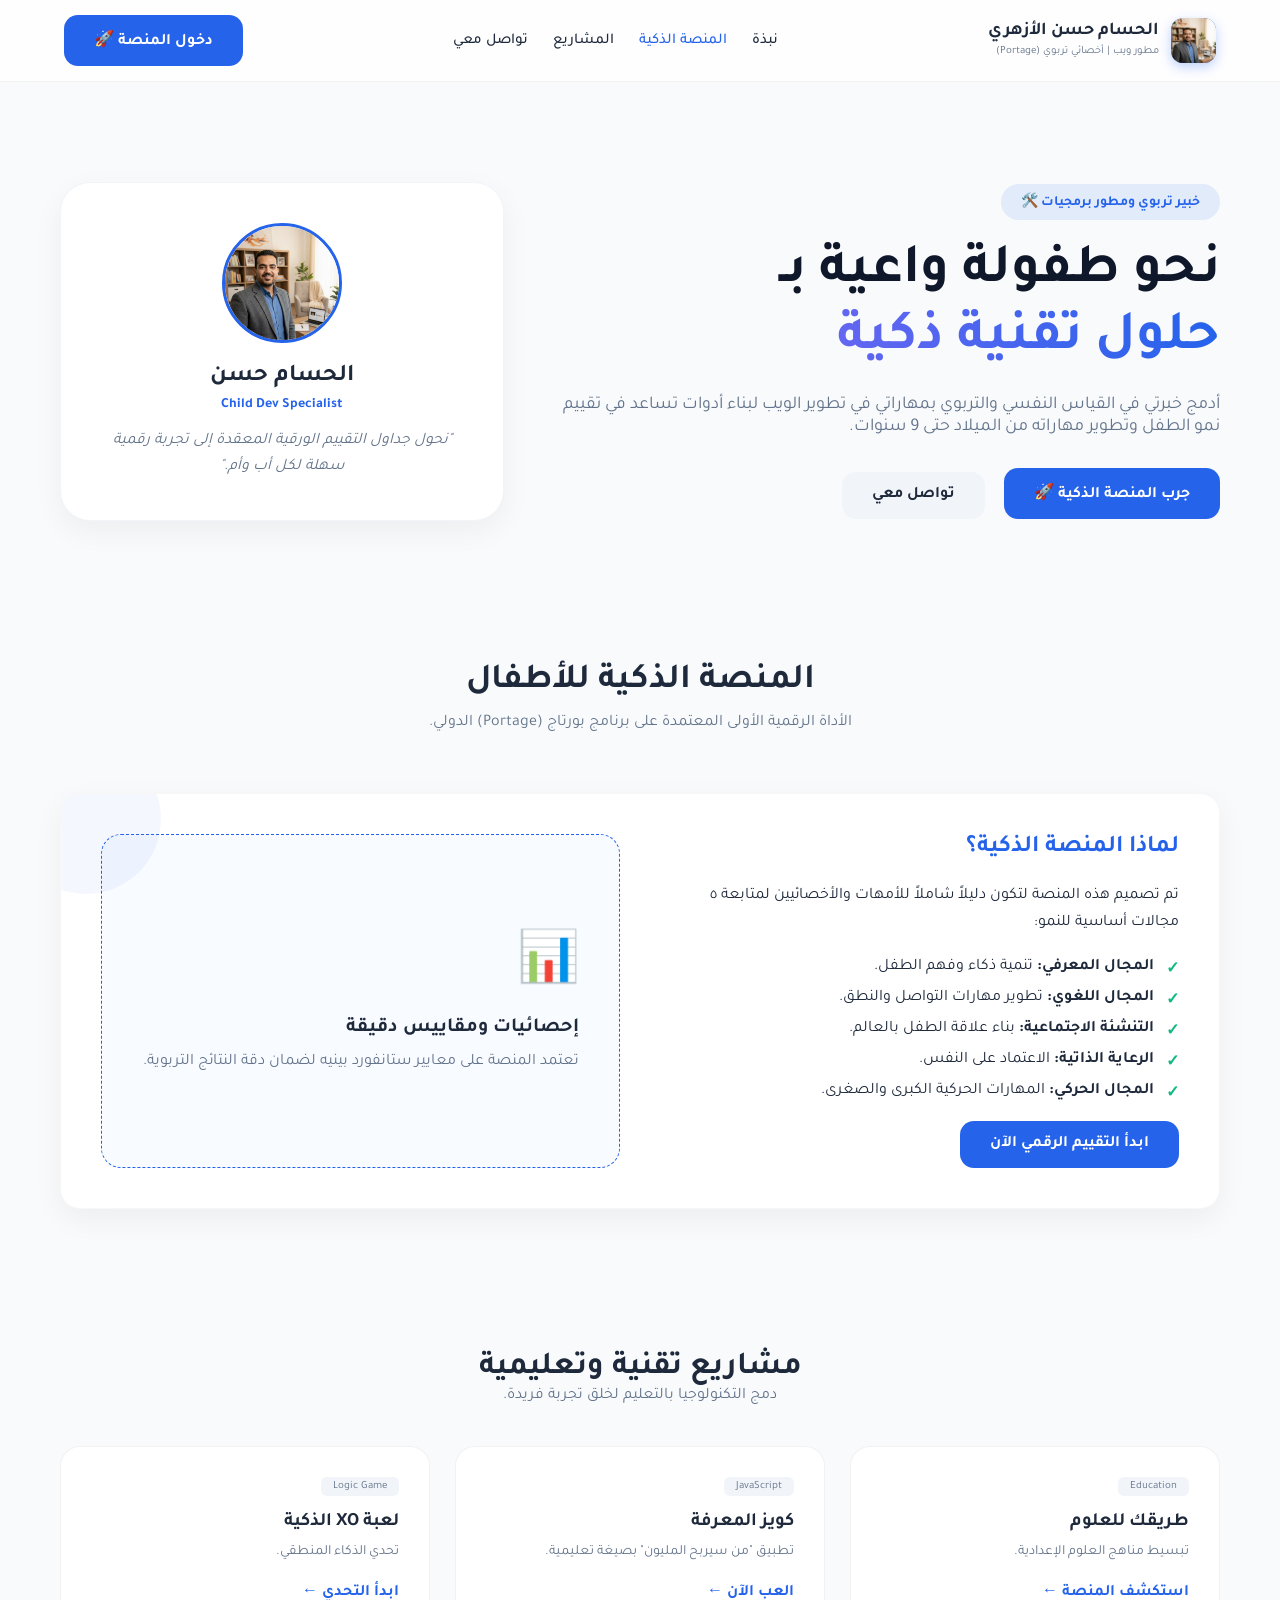
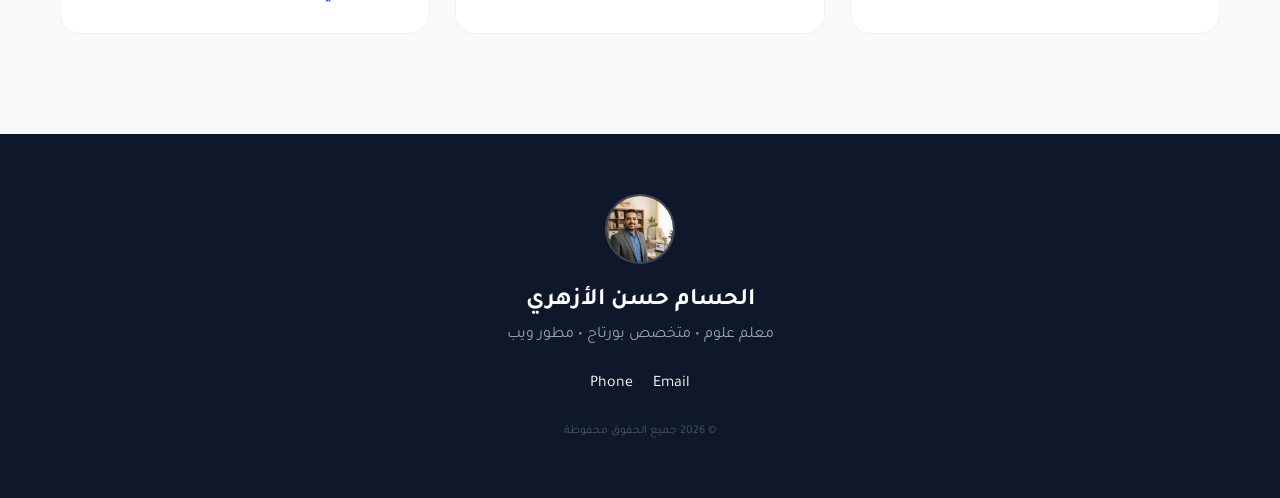
<file: index.html>
<!doctype html>
<html lang="ar" dir="rtl">
  <head>
    <meta charset="utf-8" />
    <meta name="viewport" content="width=device-width,initial-scale=1" />
    <meta name="description" content="الموقع الرسمي للحسام حسن الأزهري - مطور ويب متخصص في المنصات الذكية للأطفال، ألعاب XO البرمجية، وأنظمة كويز الأسئلة التفاعلية.">
    <title>الحسام حسن الأزهري | مطور ويب ومنصات تعليمية ذكية</title>

    <link
      href="https://fonts.googleapis.com/css2?family=Tajawal:wght@400;500;700;800&display=swap"
      rel="stylesheet"
    />

    <style>
      :root {
        --primary: #2563eb;
        --primary-dark: #1e40af;
        --accent: #10b981;
        --bg-light: #f8fafc;
        --text-main: #1e293b;
        --text-muted: #64748b;
        --white: #ffffff;
        --shadow: 0 10px 30px rgba(0, 0, 0, 0.05);
        --radius: 20px;
      }

      * {
        margin: 0;
        padding: 0;
        box-sizing: border-box;
        font-family: "Tajawal", sans-serif;
      }

      body {
        background-color: var(--bg-light);
        color: var(--text-main);
        overflow-x: hidden;
        scroll-behavior: smooth;
      }

      /* تحسين الهيدر */
      .header {
        position: sticky;
        top: 0;
        z-index: 1000;
        background: rgba(255, 255, 255, 0.8);
        backdrop-filter: blur(12px);
        border-bottom: 1px solid rgba(0, 0, 0, 0.05);
        padding: 15px 5%;
        display: flex;
        justify-content: space-between;
        align-items: center;
      }

      .brand {
        display: flex;
        align-items: center;
        gap: 12px;
        text-decoration: none;
        color: var(--text-main);
      }

      .logo {
        background: linear-gradient(
          135deg,
          var(--primary),
          var(--primary-dark)
        );
        color: white;
        width: 45px;
        height: 45px;
        display: flex;
        align-items: center;
        justify-content: center;
        border-radius: 12px;
        font-weight: 800;
        font-size: 22px;
        box-shadow: 0 4px 12px rgba(37, 99, 235, 0.3);
        overflow: hidden;
      }

      .brand-text strong {
        display: block;
        font-size: 18px;
      }
      .brand-text small {
        color: var(--text-muted);
        font-size: 11px;
      }

      .nav {
        display: flex;
        gap: 25px;
      }
      .nav a {
        text-decoration: none;
        color: var(--text-main);
        font-weight: 500;
        font-size: 15px;
        transition: 0.3s;
      }
      .nav a:hover {
        color: var(--primary);
      }

      /* البطاقات والأقسام */
      .container {
        max-width: 1200px;
        margin: 0 auto;
        padding: 0 20px;
      }

      /* هيرو سكشن (Hero Section) */
      .hero {
        padding: 100px 0 60px;
        display: grid;
        grid-template-columns: 1.2fr 0.8fr;
        gap: 50px;
        align-items: center;
      }

      .hero-text h1 {
        font-size: clamp(2rem, 5vw, 3.5rem);
        line-height: 1.2;
        margin: 20px 0;
        color: #0f172a;
      }

      .grad {
        background: linear-gradient(to left, var(--primary), #6366f1);
        background-clip: text;
        -webkit-background-clip: text;
        color: transparent;
        -webkit-text-fill-color: transparent;
        display: inline-block;
      }

      .pill {
        display: inline-block;
        background: rgba(37, 99, 235, 0.1);
        color: var(--primary);
        padding: 8px 20px;
        border-radius: 50px;
        font-size: 14px;
        font-weight: 700;
      }

      .btn {
        display: inline-block;
        padding: 14px 30px;
        background: var(--primary);
        color: white;
        text-decoration: none;
        border-radius: 14px;
        font-weight: 700;
        transition: 0.3s;
        border: none;
        cursor: pointer;
      }

      .btn:hover {
        transform: translateY(-3px);
        box-shadow: 0 10px 20px rgba(37, 99, 235, 0.2);
      }

      .btn.ghost {
        background: #f1f5f9;
        color: var(--text-main);
      }

      /* المنصة الذكية (Portage Card) */
      .featured-card {
        background: var(--white);
        border-radius: var(--radius);
        padding: 40px;
        box-shadow: var(--shadow);
        border: 1px solid rgba(0, 0, 0, 0.03);
        display: grid;
        grid-template-columns: 1fr 1fr;
        gap: 40px;
        margin: 60px 0;
        position: relative;
        overflow: hidden;
      }

      .featured-card::after {
        content: "";
        position: absolute;
        top: -50px;
        left: -50px;
        width: 150px;
        height: 150px;
        background: rgba(37, 99, 235, 0.05);
        border-radius: 50%;
      }

      .list {
        list-style: none;
        margin: 20px 0;
      }
      .list li {
        margin-bottom: 12px;
        padding-right: 25px;
        position: relative;
      }
      .list li::before {
        content: "✓";
        position: absolute;
        right: 0;
        color: var(--accent);
        font-weight: bold;
      }

      /* المشاريع (Projects Grid) */
      .grid {
        display: grid;
        grid-template-columns: repeat(auto-fit, minmax(300px, 1fr));
        gap: 25px;
        margin-top: 40px;
      }

      .project-card {
        background: white;
        padding: 30px;
        border-radius: var(--radius);
        border: 1px solid rgba(0, 0, 0, 0.05);
        transition: 0.4s;
      }

      .project-card:hover {
        transform: translateY(-10px);
        border-color: var(--primary);
        box-shadow: var(--shadow);
      }

      .tag {
        font-size: 11px;
        background: #f1f5f9;
        padding: 4px 12px;
        border-radius: 6px;
        margin-left: 5px;
        color: var(--text-muted);
      }

      /* الموبايل */
      @media (max-width: 992px) {
        .hero,
        .featured-card {
          grid-template-columns: 1fr;
          text-align: center;
        }
        .nav {
          display: none;
        }
        .hero-text h1 {
          font-size: 2.5rem;
        }
        .list li {
          text-align: right;
        }
      }

      /* نبضة الزر */
      .pulse {
        animation: pulse-animation 2s infinite;
      }
      @keyframes pulse-animation {
        0% {
          box-shadow: 0 0 0 0px rgba(37, 99, 235, 0.4);
        }
        100% {
          box-shadow: 0 0 0 15px rgba(37, 99, 235, 0);
        }
      }
    </style>
  </head>

  <body>
    <header class="header">
      <a class="brand" href="index.html">
        <div class="logo">
          <img
            src="my-photo.jpg"
            alt="Logo"
            style="width: 100%; height: 100%; object-fit: cover"
          />
        </div>
        <div class="brand-text">
          <strong>الحسام حسن الأزهري</strong>
          <small>مطور ويب | أخصائي تربوي (Portage)</small>
        </div>
      </a>

      <nav class="nav">
        <a href="about.html">نبذة</a>
        <a href="index.html#smart-platform" style="color: var(--primary)"
          >المنصة الذكية</a
        >
        <a href="index.html#projects">المشاريع</a>
        <a href="contact.html">تواصل معي</a>
      </nav>

      <div class="header-actions">
        <a
          class="btn pulse"
          href="https://al-hossam-hassan.github.io/-/"
          target="_blank"
          >دخول المنصة 🚀</a
        >
      </div>
    </header>

    <main class="container">
      <section class="hero" id="top">
        <div class="hero-text">
          <span class="pill">خبير تربوي ومطور برمجيات 🛠️</span>
          <h1>
            نحو طفولة واعية بـ <br /><span class="grad">حلول تقنية ذكية</span>
          </h1>
          <p
            style="
              color: var(--text-muted);
              font-size: 18px;
              margin-bottom: 30px;
            "
          >
            أدمج خبرتي في القياس النفسي والتربوي بمهاراتي في تطوير الويب لبناء
            أدوات تساعد في تقييم نمو الطفل وتطوير مهاراته من الميلاد حتى 9
            سنوات.
          </p>
          <div class="cta">
            <a
              class="btn"
              href="https://al-hossam-hassan.github.io/-/"
              target="_blank"
              >جرب المنصة الذكية 🚀</a
            >
            <a class="btn ghost" href="contact.html" style="margin-right: 15px"
              >تواصل معي</a
            >
          </div>
        </div>

        <div style="text-align: center">
          <div
            style="
              background: white;
              padding: 40px;
              border-radius: 30px;
              box-shadow: var(--shadow);
              border: 1px solid #f1f5f9;
            "
          >
            <div
              style="
                width: 120px;
                height: 120px;
                background: #2563eb;
                border-radius: 50%;
                margin: 0 auto 20px;
                display: flex;
                align-items: center;
                justify-content: center;
                color: white;
                font-size: 40px;
                font-weight: 800;
                overflow: hidden;
                border: 3px solid var(--primary);
              "
            >
              <img
                src="my-photo.jpg"
                alt="الحسام حسن"
                style="width: 100%; height: 100%; object-fit: cover"
              />
            </div>
            <h2 style="margin-bottom: 5px">الحسام حسن</h2>
            <p
              style="
                color: var(--primary);
                font-weight: 700;
                font-size: 14px;
                margin-bottom: 15px;
              "
            >
              Child Dev Specialist
            </p>
            <p
              style="
                font-style: italic;
                color: var(--text-muted);
                line-height: 1.6;
              "
            >
              "نحول جداول التقييم الورقية المعقدة إلى تجربة رقمية سهلة لكل أب
              وأم."
            </p>
          </div>
        </div>
      </section>

      <section id="smart-platform" style="padding: 80px 0">
        <div style="text-align: center; margin-bottom: 50px">
          <h2 style="font-size: 2.2rem; margin-bottom: 10px">
            المنصة الذكية للأطفال
          </h2>
          <p style="color: var(--text-muted)">
            الأداة الرقمية الأولى المعتمدة على برنامج بورتاج (Portage) الدولي.
          </p>
        </div>
        <div class="featured-card">
          <div>
            <h3
              style="
                font-size: 1.5rem;
                color: var(--primary);
                margin-bottom: 20px;
              "
            >
              لماذا المنصة الذكية؟
            </h3>
            <p style="line-height: 1.7">
              تم تصميم هذه المنصة لتكون دليلاً شاملاً للأمهات والأخصائيين
              لمتابعة ٥ مجالات أساسية للنمو:
            </p>
            <ul class="list">
              <li><strong>المجال المعرفي:</strong> تنمية ذكاء وفهم الطفل.</li>
              <li>
                <strong>المجال اللغوي:</strong> تطوير مهارات التواصل والنطق.
              </li>
              <li>
                <strong>التنشئة الاجتماعية:</strong> بناء علاقة الطفل بالعالم.
              </li>
              <li><strong>الرعاية الذاتية:</strong> الاعتماد على النفس.</li>
              <li>
                <strong>المجال الحركي:</strong> المهارات الحركية الكبرى والصغرى.
              </li>
            </ul>
            <a
              class="btn"
              href="https://al-hossam-hassan.github.io/-/"
              target="_blank"
              >ابدأ التقييم الرقمي الآن</a
            >
          </div>
          <div
            style="
              background: #f8fbff;
              border-radius: 20px;
              padding: 40px;
              display: flex;
              flex-direction: column;
              justify-content: center;
              border: 1px dashed #2563eb;
            "
          >
            <div style="font-size: 50px; margin-bottom: 20px">📊</div>
            <h4 style="margin-bottom: 10px; font-size: 20px">
              إحصائيات ومقاييس دقيقة
            </h4>
            <p style="color: var(--text-muted); line-height: 1.6">
              تعتمد المنصة على معايير ستانفورد بينيه لضمان دقة النتائج التربوية.
            </p>
          </div>
        </div>
      </section>

      <section id="projects" style="padding-bottom: 100px">
        <div style="text-align: center; margin-bottom: 40px">
          <h2 style="font-size: 2rem">مشاريع تقنية وتعليمية</h2>
          <p style="color: var(--text-muted)">
            دمج التكنولوجيا بالتعليم لخلق تجربة فريدة.
          </p>
        </div>
        <div class="grid">
          <article class="project-card">
            <span class="tag">Education</span>
            <h3 style="margin: 15px 0 10px">طريقك للعلوم</h3>
            <p
              style="
                color: var(--text-muted);
                font-size: 14px;
                margin-bottom: 20px;
              "
            >
              تبسيط مناهج العلوم الإعدادية.
            </p>
            <a
              href="https://al-hossam-hassan.github.io/Science-Mind/"
              style="
                color: var(--primary);
                font-weight: 700;
                text-decoration: none;
              "
              >استكشف المنصة ←</a
            >
          </article>
          <article class="project-card">
            <span class="tag">JavaScript</span>
            <h3 style="margin: 15px 0 10px">كويز المعرفة</h3>
            <p
              style="
                color: var(--text-muted);
                font-size: 14px;
                margin-bottom: 20px;
              "
            >
              تطبيق "من سيربح المليون" بصيغة تعليمية.
            </p>
            <a
              href="quiz.html"
              style="
                color: var(--primary);
                font-weight: 700;
                text-decoration: none;
              "
              >العب الآن ←</a
            >
          </article>
          <article class="project-card">
            <span class="tag">Logic Game</span>
            <h3 style="margin: 15px 0 10px">لعبة XO الذكية</h3>
            <p
              style="
                color: var(--text-muted);
                font-size: 14px;
                margin-bottom: 20px;
              "
            >
              تحدي الذكاء المنطقي.
            </p>
            <a
              href="xo.html"
              style="
                color: var(--primary);
                font-weight: 700;
                text-decoration: none;
              "
              >ابدأ التحدي ←</a
            >
          </article>
        </div>
      </section>
    </main>

    <footer
      style="
        background: #0f172a;
        color: white;
        padding: 60px 0;
        text-align: center;
      "
    >
      <div class="container">
        <img
          src="my-photo.jpg"
          alt="الحسام حسن"
          style="
            width: 70px;
            height: 70px;
            border-radius: 50%;
            border: 2px solid rgba(255, 255, 255, 0.2);
            margin-bottom: 15px;
            object-fit: cover;
          "
        />
        <h2 style="margin-bottom: 10px">الحسام حسن الأزهري</h2>
        <p style="color: #94a3b8; margin-bottom: 30px">
          معلم علوم • متخصص بورتاج • مطور ويب
        </p>
        <div
          style="
            display: flex;
            justify-content: center;
            gap: 20px;
            margin-bottom: 30px;
          "
        >
          <a
            href="mailto:hojhhgk@gmail.com"
            style="color: white; text-decoration: none"
            >Email</a
          >
          <a href="tel:01508178093" style="color: white; text-decoration: none"
            >Phone</a
          >
        </div>
        <p style="font-size: 12px; color: #475569">© 2026 جميع الحقوق محفوظة</p>
      </div>
    </footer>
  </body>
</html>
</file>
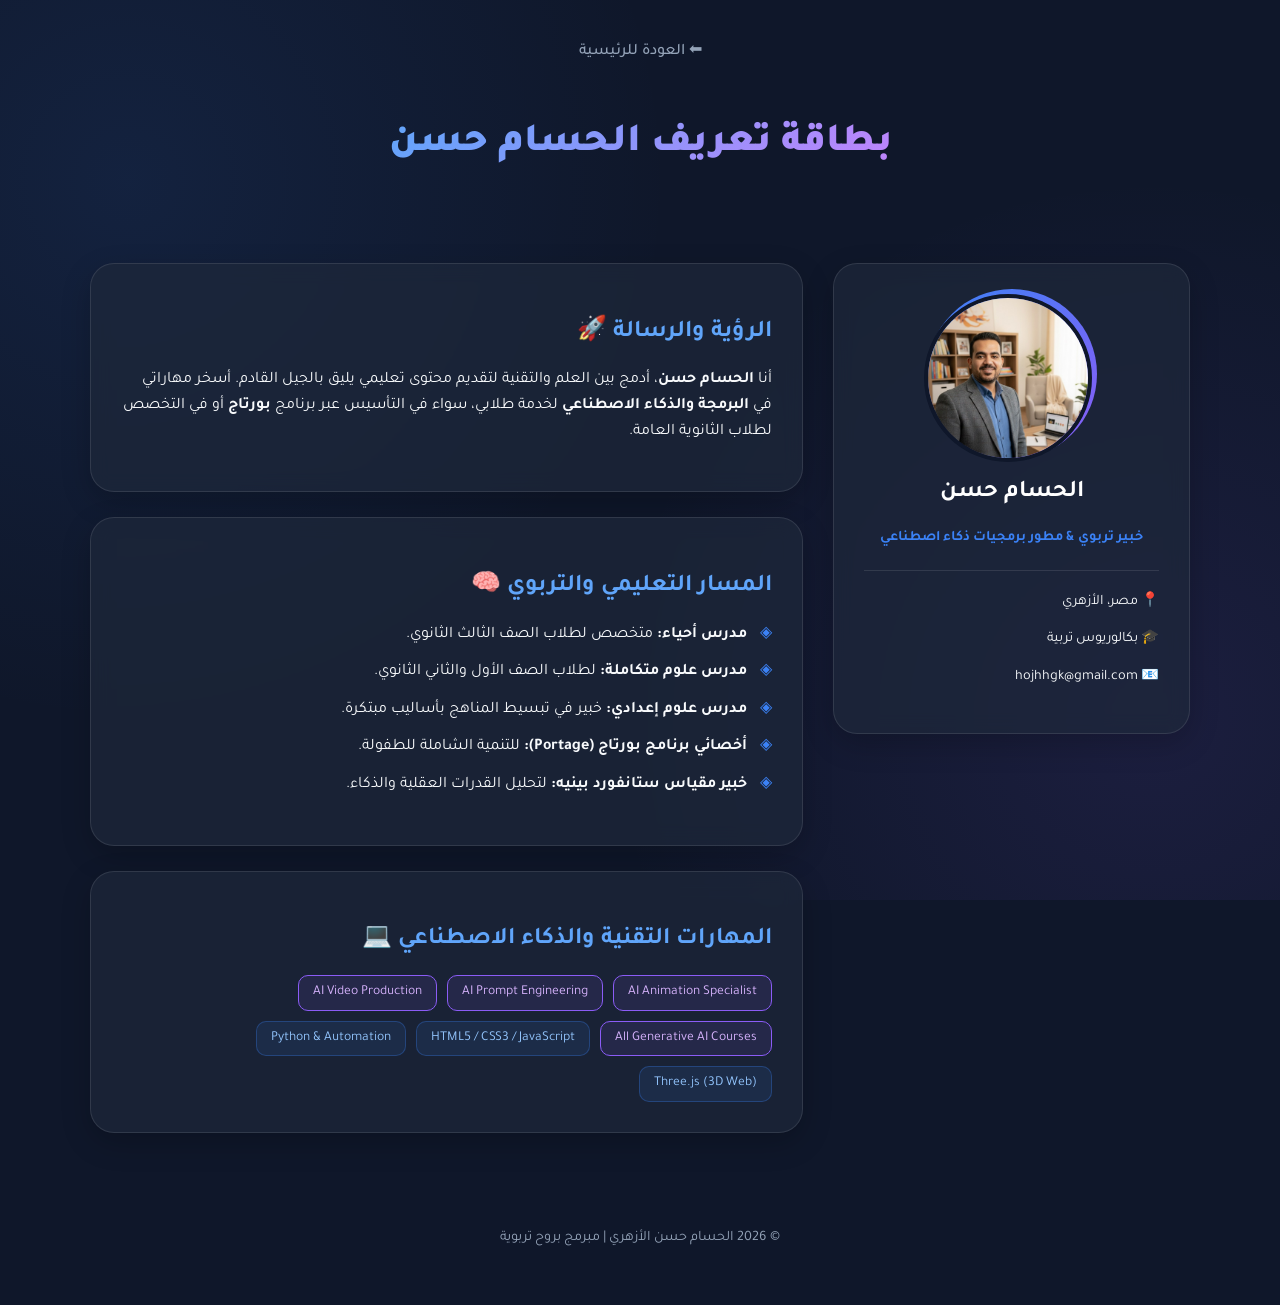
<file: about.html>
<!doctype html>
<html lang="ar" dir="rtl">
  <head>
    <meta charset="utf-8" />
    <meta name="viewport" content="width=device-width,initial-scale=1" />
    <title>من هو الحسام حسن؟ | خبير تعليمي ومطور ذكاء اصطناعي</title>
    <link
      href="https://fonts.googleapis.com/css2?family=Tajawal:wght@400;500;700;900&display=swap"
      rel="stylesheet"
    />
    <style>
      :root {
        --primary-dark: #0f172a;
        --accent-blue: #3b82f6;
        --accent-purple: #8b5cf6;
        --text-light: #f8fafc;
        --text-muted: #94a3b8;
        --card-bg: #1e293b;
        --border-color: rgba(255, 255, 255, 0.1);
        --glass: rgba(30, 41, 59, 0.7);
      }

      body {
        margin: 0;
        padding: 0;
        background-color: var(--primary-dark);
        color: var(--text-light);
        font-family: "Tajawal", sans-serif;
        line-height: 1.6;
        background-image:
          radial-gradient(
            circle at 10% 20%,
            rgba(59, 130, 246, 0.1) 0%,
            transparent 40%
          ),
          radial-gradient(
            circle at 90% 80%,
            rgba(139, 92, 246, 0.1) 0%,
            transparent 40%
          );
        background-attachment: fixed;
      }

      .container {
        max-width: 1100px;
        margin: 0 auto;
        padding: 0 20px;
      }

      .header {
        padding: 40px 0;
        text-align: center;
      }

      .grad-text {
        background: linear-gradient(135deg, #60a5fa, #c084fc);
        background-clip: text;
        -webkit-background-clip: text;
        -webkit-text-fill-color: transparent;
        color: transparent;
        display: inline-block;
        font-weight: 900;
        font-size: 2.5rem;
      }

      .about-grid {
        display: grid;
        grid-template-columns: 1fr 2fr;
        gap: 30px;
        margin-top: 20px;
      }

      .card {
        background: var(--glass);
        backdrop-filter: blur(10px);
        border: 1px solid var(--border-color);
        border-radius: 24px;
        padding: 30px;
        box-shadow: 0 10px 30px rgba(0, 0, 0, 0.2);
      }

      .profile-card {
        text-align: center;
        height: fit-content;
        position: sticky;
        top: 30px;
      }

      .avatar-wrapper {
        position: relative;
        width: 160px;
        height: 160px;
        margin: 0 auto 20px;
      }

      .avatar-wrapper::before {
        content: "";
        position: absolute;
        inset: -5px;
        background: linear-gradient(
          135deg,
          var(--accent-blue),
          var(--accent-purple)
        );
        border-radius: 50%;
        z-index: -1;
        animation: rotate 4s linear infinite;
      }

      @keyframes rotate {
        from {
          transform: rotate(0deg);
        }
        to {
          transform: rotate(360deg);
        }
      }

      .avatar {
        width: 100%;
        height: 100%;
        background: var(--card-bg);
        border-radius: 50%;
        display: flex;
        align-items: center;
        justify-content: center;
        overflow: hidden; /* لضمان بقاء الصورة دائرية */
        border: 4px solid var(--primary-dark);
      }

      .avatar img {
        width: 100%;
        height: 100%;
        object-fit: cover; /* لضمان عدم تمدد الصورة */
      }

      .info-content h2 {
        color: #60a5fa;
        margin-bottom: 15px;
        display: flex;
        align-items: center;
        gap: 10px;
      }

      .skills-tags {
        display: flex;
        flex-wrap: wrap;
        gap: 10px;
        margin-top: 15px;
      }

      .tag {
        background: rgba(59, 130, 246, 0.1);
        border: 1px solid rgba(59, 130, 246, 0.3);
        padding: 6px 14px;
        border-radius: 10px;
        font-size: 0.85rem;
        color: #93c5fd;
      }

      .tag-ai {
        border-color: var(--accent-purple);
        color: #d8b4fe;
        background: rgba(139, 92, 246, 0.1);
      }

      .spec-list {
        list-style: none;
        padding: 0;
      }

      .spec-list li {
        margin-bottom: 12px;
        padding-right: 25px;
        position: relative;
      }

      .spec-list li::before {
        content: "◈";
        position: absolute;
        right: 0;
        color: var(--accent-blue);
      }

      .btn-back {
        text-decoration: none;
        color: var(--text-muted);
        display: inline-flex;
        align-items: center;
        gap: 8px;
        margin-bottom: 20px;
        font-weight: 500;
        transition: 0.3s;
      }

      .btn-back:hover {
        color: var(--accent-blue);
      }

      @media (max-width: 850px) {
        .about-grid {
          grid-template-columns: 1fr;
        }
        .profile-card {
          position: relative;
          top: 0;
        }
        .grad-text {
          font-size: 1.8rem;
        }
      }
    </style>
  </head>
  <body>
    <header class="container header">
      <a href="index.html" class="btn-back">⬅ العودة للرئيسية</a>
      <br />
      <h1 class="grad-text">بطاقة تعريف الحسام حسن</h1>
    </header>

    <main class="container about-grid">
      <aside class="profile-card card">
        <div class="avatar-wrapper">
          <div class="avatar">
            <img src="my-photo.jpg" alt="الحسام حسن" />
          </div>
        </div>
        <h2 style="margin: 10px 0; color: white">الحسام حسن</h2>
        <p
          style="
            color: var(--accent-blue);
            font-weight: bold;
            font-size: 0.9rem;
          "
        >
          خبير تربوي & مطور برمجيات ذكاء اصطناعي
        </p>
        <hr
          style="
            border: 0;
            border-top: 1px solid var(--border-color);
            margin: 20px 0;
          "
        />
        <div style="text-align: right; font-size: 0.9rem">
          <p style="margin-bottom: 8px">📍 مصر، الأزهري</p>
          <p style="margin-bottom: 8px">🎓 بكالوريوس تربية</p>
          <p>📧 hojhhgk@gmail.com</p>
        </div>
      </aside>

      <section class="info-content">
        <div class="card" style="margin-bottom: 25px">
          <h2>الرؤية والرسالة 🚀</h2>
          <p>
            أنا <b>الحسام حسن</b>، أدمج بين العلم والتقنية لتقديم محتوى تعليمي
            يليق بالجيل القادم. أسخر مهاراتي في
            <b>البرمجة والذكاء الاصطناعي</b> لخدمة طلابي، سواء في التأسيس عبر
            برنامج <b>بورتاج</b> أو في التخصص لطلاب الثانوية العامة.
          </p>
        </div>

        <div class="card" style="margin-bottom: 25px">
          <h2>المسار التعليمي والتربوي 🧠</h2>
          <ul class="spec-list">
            <li><b>مدرس أحياء:</b> متخصص لطلاب الصف الثالث الثانوي.</li>
            <li><b>مدرس علوم متكاملة:</b> لطلاب الصف الأول والثاني الثانوي.</li>
            <li>
              <b>مدرس علوم إعدادي:</b> خبير في تبسيط المناهج بأساليب مبتكرة.
            </li>
            <li>
              <b>أخصائي برنامج بورتاج (Portage):</b> للتنمية الشاملة للطفولة.
            </li>
            <li>
              <b>خبير مقياس ستانفورد بينيه:</b> لتحليل القدرات العقلية والذكاء.
            </li>
          </ul>
        </div>

        <div class="card">
          <h2>المهارات التقنية والذكاء الاصطناعي 💻</h2>
          <div class="skills-tags">
            <span class="tag tag-ai">AI Animation Specialist</span>
            <span class="tag tag-ai">AI Prompt Engineering</span>
            <span class="tag tag-ai">AI Video Production</span>
            <span class="tag tag-ai">All Generative AI Courses</span>
            <span class="tag">HTML5 / CSS3 / JavaScript</span>
            <span class="tag">Python & Automation</span>
            <span class="tag">Three.js (3D Web)</span>
          </div>
        </div>
      </section>
    </main>

    <footer
      class="container"
      style="
        margin-top: 40px;
        text-align: center;
        padding: 40px;
        color: var(--text-muted);
        font-size: 0.9rem;
      "
    >
      <p>© 2026 الحسام حسن الأزهري | مبرمج بروح تربوية</p>
    </footer>
  </body>
</html>
</file>
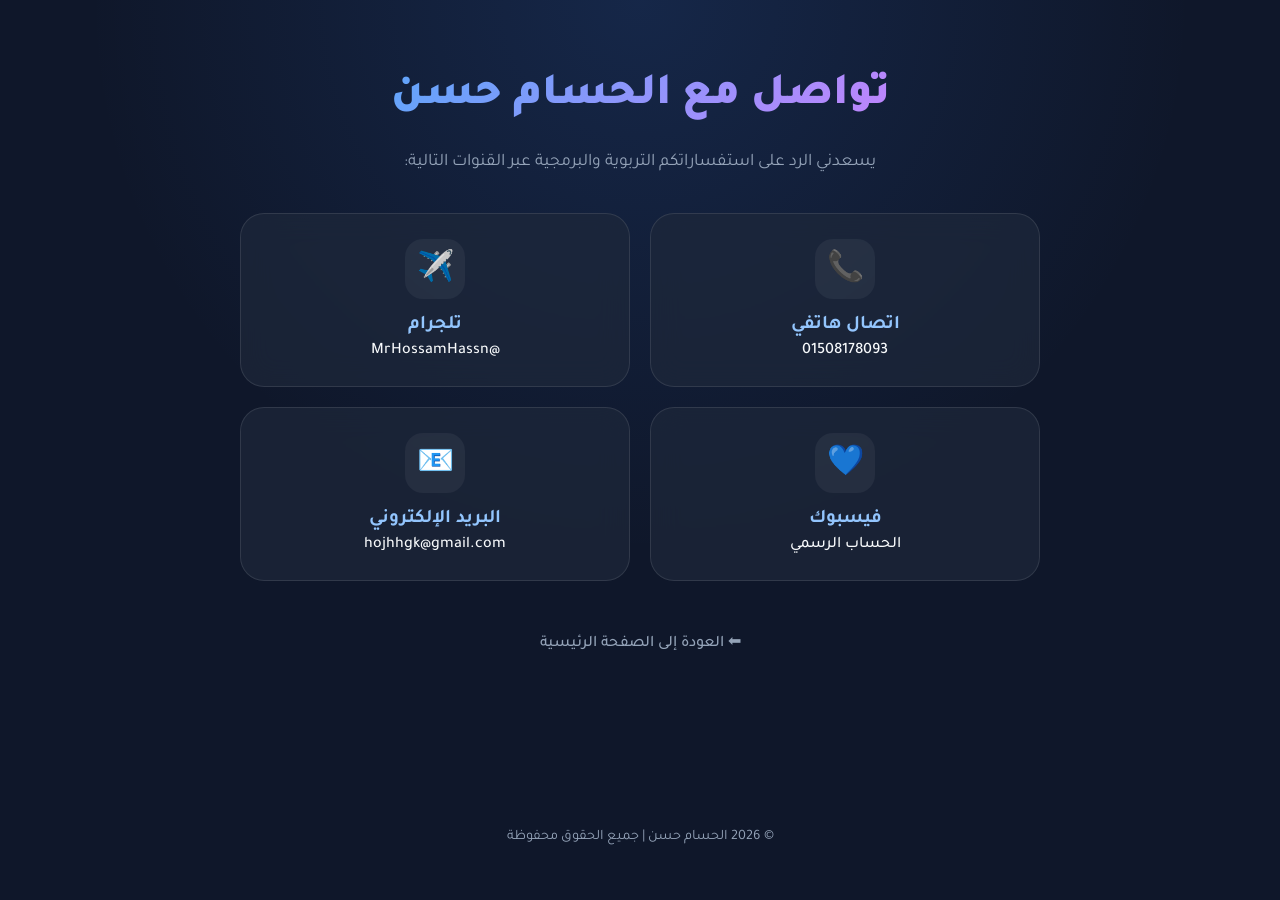
<file: contact.html>
<!doctype html>
<html lang="ar" dir="rtl">
  <head>
    <meta charset="utf-8" />
    <meta name="viewport" content="width=device-width,initial-scale=1" />
    <title>تواصل مع الحسام حسن | قنوات الاتصال الرسمية</title>
    <link
      href="https://fonts.googleapis.com/css2?family=Tajawal:wght@400;500;700;900&display=swap"
      rel="stylesheet"
    />
    <style>
      :root {
        --primary-dark: #0f172a;
        --accent-blue: #3b82f6;
        --accent-purple: #8b5cf6;
        --text-light: #f8fafc;
        --text-muted: #94a3b8;
        --card-bg: #1e293b;
        --glass: rgba(30, 41, 59, 0.7);
        --border-color: rgba(255, 255, 255, 0.1);
      }

      body {
        margin: 0;
        padding: 0;
        background-color: var(--primary-dark);
        color: var(--text-light);
        font-family: "Tajawal", sans-serif;
        background-image: radial-gradient(
          circle at 50% 0%,
          rgba(59, 130, 246, 0.15) 0%,
          transparent 50%
        );
        min-height: 100vh;
        display: flex;
        flex-direction: column;
        align-items: center;
      }

      .container {
        width: 100%;
        max-width: 800px;
        padding: 40px 20px;
        text-align: center;
      }

      .grad-text {
        background: linear-gradient(135deg, #60a5fa, #c084fc);
        background-clip: text;
        -webkit-background-clip: text;
        -webkit-text-fill-color: transparent;
        display: inline-block;
        font-weight: 900;
        font-size: 2.8rem;
        margin-bottom: 10px;
      }

      .subtitle {
        color: var(--text-muted);
        margin-bottom: 40px;
        font-size: 1.1rem;
      }

      .contact-grid {
        display: grid;
        grid-template-columns: repeat(auto-fit, minmax(280px, 1fr));
        gap: 20px;
        margin-top: 20px;
      }

      .contact-card {
        background: var(--glass);
        backdrop-filter: blur(15px);
        border: 1px solid var(--border-color);
        border-radius: 24px;
        padding: 25px;
        text-decoration: none;
        color: white;
        transition: all 0.4s cubic-bezier(0.175, 0.885, 0.32, 1.275);
        display: flex;
        flex-direction: column;
        align-items: center;
        gap: 15px;
      }

      .contact-card:hover {
        transform: translateY(-10px);
        border-color: var(--accent-blue);
        box-shadow: 0 15px 35px rgba(59, 130, 246, 0.2);
        background: rgba(30, 41, 59, 0.9);
      }

      .icon-box {
        width: 60px;
        height: 60px;
        background: rgba(255, 255, 255, 0.05);
        border-radius: 18px;
        display: flex;
        align-items: center;
        justify-content: center;
        font-size: 30px;
        transition: 0.3s;
      }

      .contact-card:hover .icon-box {
        background: var(--accent-blue);
        transform: rotate(10deg);
      }

      .contact-info h3 {
        margin: 0;
        font-size: 1.2rem;
        color: #93c5fd;
      }

      .contact-info p {
        margin: 5px 0 0;
        color: var(--text-light);
        font-weight: 500;
        font-size: 1rem;
      }

      .btn-back {
        text-decoration: none;
        color: var(--text-muted);
        display: inline-flex;
        align-items: center;
        gap: 8px;
        margin-top: 50px;
        font-weight: 500;
        transition: 0.3s;
      }

      .btn-back:hover {
        color: var(--accent-blue);
      }

      @media (max-width: 600px) {
        .grad-text {
          font-size: 2rem;
        }
      }
    </style>
  </head>
  <body>
    <main class="container">
      <h1 class="grad-text">تواصل مع الحسام حسن</h1>
      <p class="subtitle">
        يسعدني الرد على استفساراتكم التربوية والبرمجية عبر القنوات التالية:
      </p>

      <div class="contact-grid">
        <a href="tel:01508178093" class="contact-card">
          <div class="icon-box">📞</div>
          <div class="contact-info">
            <h3>اتصال هاتفي</h3>
            <p>01508178093</p>
          </div>
        </a>

        <a
          href="https://t.me/MrHossamHassn"
          target="_blank"
          class="contact-card"
        >
          <div class="icon-box">✈️</div>
          <div class="contact-info">
            <h3>تلجرام</h3>
            <p>@MrHossamHassn</p>
          </div>
        </a>

        <a
          href="https://www.facebook.com/share/1S6NXDEkMZ/"
          target="_blank"
          class="contact-card"
        >
          <div class="icon-box">💙</div>
          <div class="contact-info">
            <h3>فيسبوك</h3>
            <p>الحساب الرسمي</p>
          </div>
        </a>

        <a href="mailto:hojhhgk@gmail.com" class="contact-card">
          <div class="icon-box">📧</div>
          <div class="contact-info">
            <h3>البريد الإلكتروني</h3>
            <p>hojhhgk@gmail.com</p>
          </div>
        </a>
      </div>

      <a href="index.html" class="btn-back">⬅ العودة إلى الصفحة الرئيسية</a>
    </main>

    <footer
      style="
        margin-top: auto;
        padding: 40px;
        color: var(--text-muted);
        font-size: 0.9rem;
      "
    >
      <p>© 2026 الحسام حسن | جميع الحقوق محفوظة</p>
    </footer>
  </body>
</html>
</file>
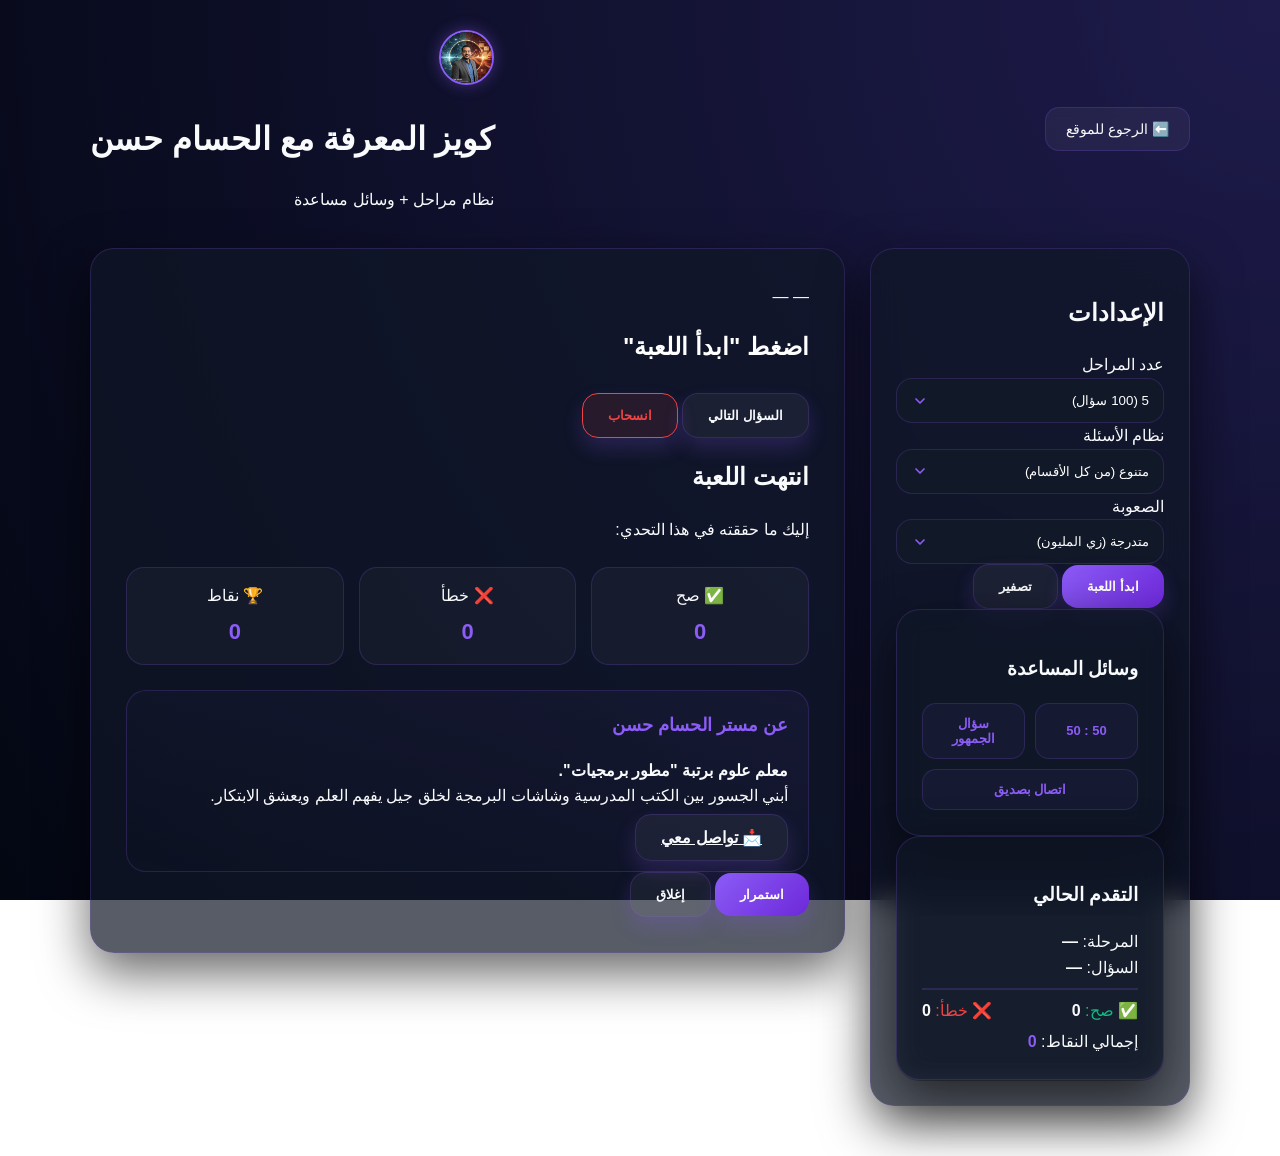
<file: quiz.html>
<!doctype html>
<html lang="ar" dir="rtl">
  <head>
    <meta charset="utf-8" />
    <meta name="viewport" content="width=device-width,initial-scale=1" />
    <title>كويز المعرفة مع الحسام حسن</title>
    <link rel="stylesheet" href="quiz.css" />
  </head>
  <body>
    <header class="top">
      <a class="back" href="index.html">⬅️ الرجوع للموقع</a>

      <div class="title">
        <div class="titleRow">
          <img
            class="avatar"
            src="hossam.jpg"
            alt="صورة حسام حسن"
            loading="lazy"
          />
          <div>
            <h1>كويز المعرفة مع الحسام حسن</h1>
            <p>نظام مراحل + وسائل مساعدة</p>
          </div>
        </div>
      </div>
    </header>

    <main class="wrap">
      <aside class="panel">
        <div class="card">
          <h2>الإعدادات</h2>

          <div class="row">
            <label class="lbl" for="stageCount">عدد المراحل</label>
            <select id="stageCount">
              <option value="1">1 (20 سؤال)</option>
              <option value="2">2 (40 سؤال)</option>
              <option value="3">3 (60 سؤال)</option>
              <option value="4">4 (80 سؤال)</option>
              <option value="5" selected>5 (100 سؤال)</option>
            </select>
          </div>

          <div class="row">
            <label class="lbl" for="mixMode">نظام الأسئلة</label>
            <select id="mixMode">
              <option value="mixed" selected>متنوع (من كل الأقسام)</option>
              <option value="religion">ديني 🕌</option>
              <option value="general">معلومات عامة 🌍</option>
              <option value="logic">ذكاء وألغاز 🧠</option>
              <option value="education">تعليم 🧑‍🏫</option>
              <option value="tech">تكنولوجيا وبرمجة 💻</option>
              <option value="health">صحة وجسم 🍎</option>
              <option value="culture">ثقافة وتاريخ 🏛️</option>
              <option value="space">فضاء وكون 🚀</option>
            </select>
          </div>

          <div class="row">
            <label class="lbl" for="difficulty">الصعوبة</label>
            <select id="difficulty">
              <option value="ladder" selected>متدرجة (زي المليون)</option>
              <option value="easy">سهل</option>
              <option value="medium">متوسط</option>
              <option value="hard">صعب</option>
            </select>
          </div>

          <div class="buttons">
            <button class="btn" id="startBtn" type="button">ابدأ اللعبة</button>
            <button class="btn ghost" id="resetBtn" type="button">تصفير</button>
          </div>

          <div class="card small">
            <h3>وسائل المساعدة</h3>
            <div class="lifelines">
              <button class="chip" id="ll5050" type="button">50 : 50</button>
              <button class="chip" id="llAudience" type="button">
                سؤال الجمهور
              </button>
              <button class="chip" id="llPhone" type="button">
                اتصال بصديق
              </button>
            </div>
          </div>

          <div class="card small">
            <h3>التقدم الحالي</h3>
            <div class="progress">
              <div>
                <span class="muted">المرحلة:</span> <b id="pStage">—</b>
              </div>
              <div><span class="muted">السؤال:</span> <b id="pQ">—</b></div>
              <hr style="border: 0.5px solid var(--border); margin: 8px 0" />
              <div
                style="display: flex; gap: 10px; justify-content: space-between"
              >
                <div>
                  <span style="color: var(--accent2)">✅ صح:</span>
                  <b id="liveCorrect">0</b>
                </div>
                <div>
                  <span style="color: var(--danger)">❌ خطأ:</span>
                  <b id="liveWrong">0</b>
                </div>
              </div>
              <div style="margin-top: 5px">
                <span class="muted">إجمالي النقاط:</span>
                <b id="pScore" style="color: var(--accent)">0</b>
              </div>
            </div>
          </div>
        </div>
      </aside>

      <section class="game">
        <div class="qcard">
          <div class="meta">
            <span class="badge" id="catBadge">—</span>
            <span class="badge ghost" id="lvlBadge">—</span>
          </div>

          <h2 class="question" id="questionText">جاهز للتحدي؟</h2>

          <div class="choices" id="choices"></div>

          <div class="hint" id="hintBox"></div>

          <div class="footerBtns">
            <button class="btn ghost" id="nextBtn" type="button" disabled>
              السؤال التالي
            </button>
            <button class="btn danger" id="quitBtn" type="button" disabled>
              انسحاب
            </button>
          </div>

          <div class="overlay" id="overlay" aria-hidden="true">
            <div class="modal">
              <h2 id="ovTitle">انتهت اللعبة</h2>
              <p id="ovText" class="muted">إليك ما حققته في هذا التحدي:</p>

              <div class="resultGrid" id="ovStats">
                <div class="stat">
                  <span>✅ صح</span> <b id="stCorrect">0</b>
                </div>
                <div class="stat">
                  <span>❌ خطأ</span> <b id="stWrong">0</b>
                </div>
                <div class="stat">
                  <span>🏆 نقاط</span> <b id="stScore">0</b>
                </div>
              </div>

              <div class="bioBox" id="ovBio">
                <h3>عن مستر الحسام حسن</h3>
                <p class="muted">
                  <strong>معلم علوم برتبة "مطور برمجيات".</strong><br />
                  أبني الجسور بين الكتب المدرسية وشاشات البرمجة لخلق جيل يفهم
                  العلم ويعشق الابتكار.
                </p>
                <div class="bioLinks">
                  <a class="btn ghost sm" href="index.html#contact"
                    >📩 تواصل معي</a
                  >
                </div>
              </div>

              <div class="modalBtns">
                <button class="btn" id="ovContinue" type="button">
                  استمرار
                </button>
                <button class="btn ghost" id="ovClose" type="button">
                  إغلاق
                </button>
              </div>
            </div>
          </div>
        </div>
      </section>
    </main>

    <script src="quiz.js"></script>
  </body>
</html>
</file>
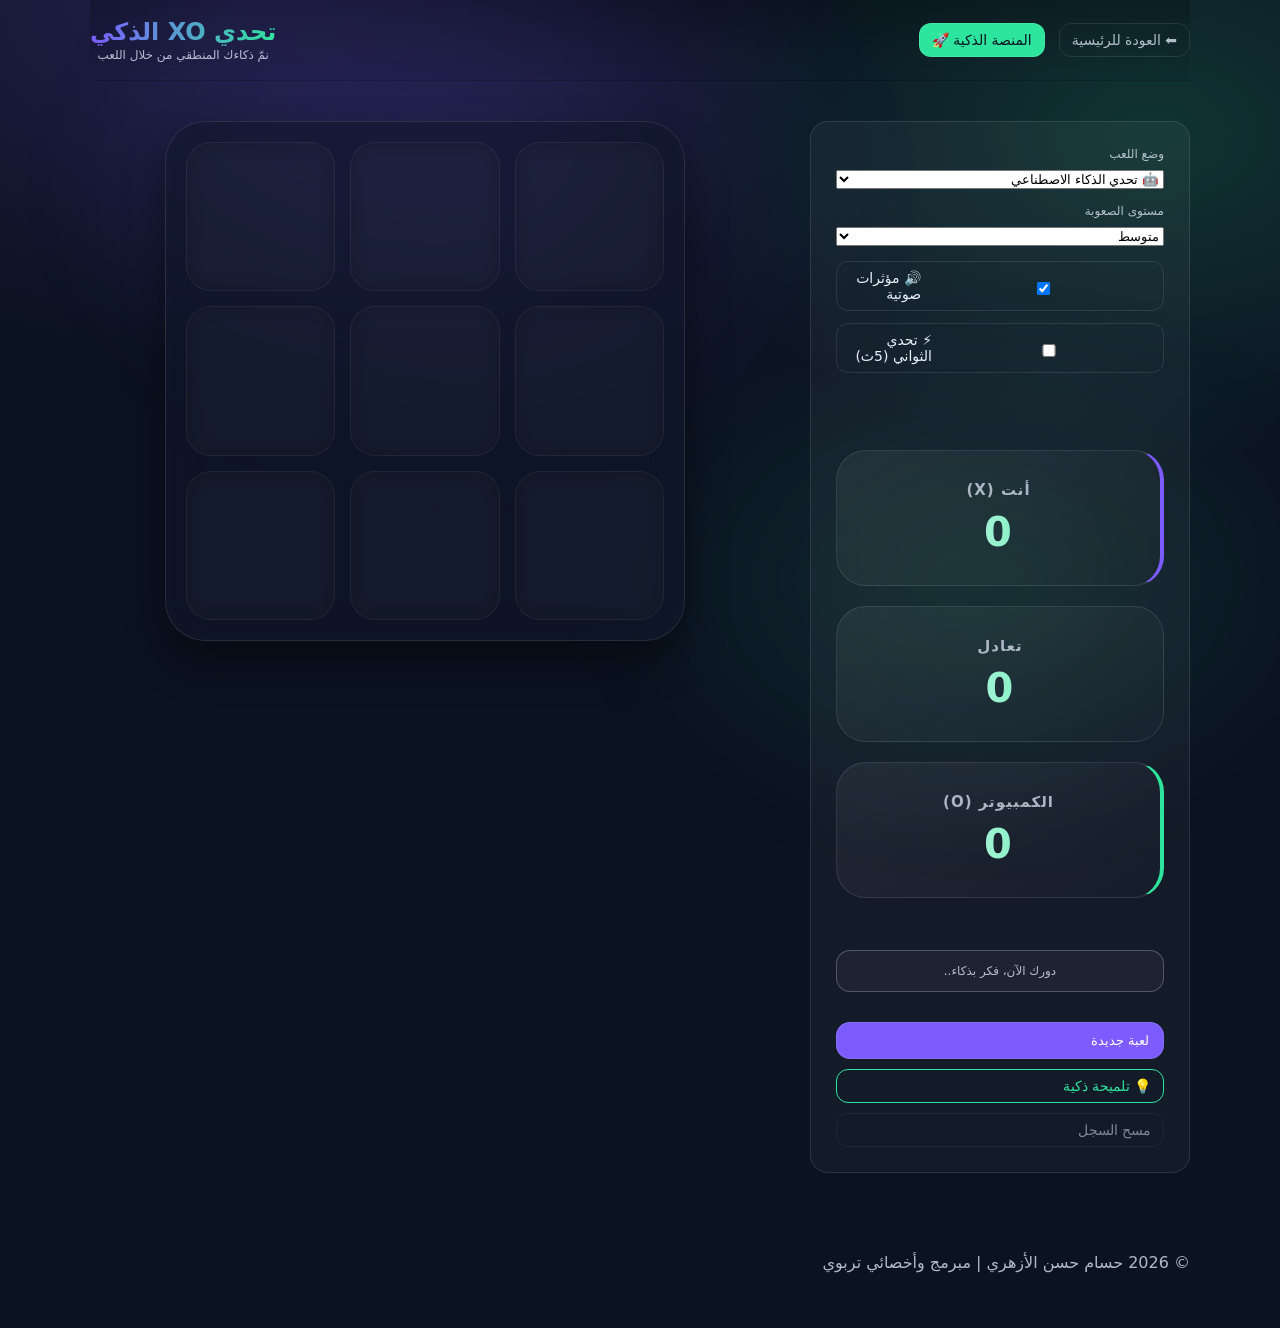
<file: xo.html>
<!doctype html>
<html lang="ar" dir="rtl">
  <head>
    <meta charset="utf-8" />
    <meta name="viewport" content="width=device-width,initial-scale=1" />
    <title>تحدي XO الذكي | حسام حسن</title>
    <meta
      name="description"
      content="لعبة XO تفاعلية مطورة بواسطة حسام حسن - نظام ذكاء اصطناعي وتحدي وقت."
    />

    <link
      href="https://fonts.googleapis.com/css2?family=Tajawal:wght@400;500;700;900&display=swap"
      rel="stylesheet"
    />
    <link rel="stylesheet" href="style.css" />
    <link rel="stylesheet" href="xo.css" />
  </head>

  <body>
    <div class="bg-glow"></div>

    <header class="header container">
      <nav class="nav">
        <a href="index.html" class="btn ghost sm">⬅️ العودة للرئيسية</a>
        <a
          href="https://al-hossam-hassan.github.io/-/"
          target="_blank"
          class="btn sm"
          style="background: var(--accent2); color: #0b1220"
          >المنصة الذكية 🚀</a
        >
      </nav>
      <div class="brand-text" style="text-align: center">
        <h1 class="grad" style="font-size: 24px; margin: 0">تحدي XO الذكي</h1>
        <small class="muted">نمّ ذكاءك المنطقي من خلال اللعب</small>
      </div>
    </header>

    <main class="container wrap">
      <aside
        class="panel card"
        style="padding: 25px; display: flex; flex-direction: column; gap: 20px"
      >
        <div id="timerDisplay" class="timer-box">
          ⏱️ المتبقي: <span id="seconds">05</span> ثانية
        </div>

        <div class="settings-group">
          <div class="row" style="margin-bottom: 15px">
            <label class="tiny muted" style="display: block; margin-bottom: 8px"
              >وضع اللعب</label
            >
            <select
              id="mode"
              class="input"
              style="width: 100%; cursor: pointer"
            >
              <option value="ai">🤖 تحدي الذكاء الاصطناعي</option>
              <option value="pvp">👥 لاعبين (تنافس محلي)</option>
            </select>
          </div>

          <div class="row" id="difficultyRow" style="margin-bottom: 15px">
            <label class="tiny muted" style="display: block; margin-bottom: 8px"
              >مستوى الصعوبة</label
            >
            <select
              id="difficulty"
              class="input"
              style="width: 100%; cursor: pointer"
            >
              <option value="easy">سهل</option>
              <option value="medium" selected>متوسط</option>
              <option value="hard">🔥 مستحيل (Minimax)</option>
            </select>
          </div>

          <div class="toggles stack" style="gap: 12px">
            <label
              class="toggle btn ghost sm"
              style="width: 100%; justify-content: start"
            >
              <input
                type="checkbox"
                id="sound"
                checked
                style="margin-left: 10px"
              />
              <span>🔊 مؤثرات صوتية</span>
            </label>
            <label
              class="toggle btn ghost sm"
              style="width: 100%; justify-content: start"
            >
              <input type="checkbox" id="timerMode" style="margin-left: 10px" />
              <span>⚡ تحدي الثواني (5ث)</span>
            </label>
          </div>
        </div>

        <hr style="border: 0; border-top: 1px solid var(--border)" />

        <div class="score-board">
          <div class="s-card" style="border-right: 4px solid var(--accent)">
            <span class="tiny muted" id="nameA">أنت (X)</span>
            <b id="scoreA">0</b>
          </div>
          <div class="s-card">
            <span class="tiny muted">تعادل</span>
            <b id="scoreD">0</b>
          </div>
          <div class="s-card" style="border-right: 4px solid var(--accent2)">
            <span class="tiny muted" id="nameB">الكمبيوتر (O)</span>
            <b id="scoreB">0</b>
          </div>
        </div>

        <div
          id="status"
          class="note tiny"
          style="text-align: center; border-style: solid"
        >
          جاهز لبدء التحدي؟
        </div>

        <div class="buttons-grid stack" style="gap: 10px">
          <button
            id="newGame"
            class="btn"
            style="width: 100%; background: var(--accent); color: white"
          >
            لعبة جديدة
          </button>
          <button
            id="getHint"
            class="btn ghost sm"
            style="
              width: 100%;
              border-color: var(--accent2);
              color: var(--accent2);
            "
          >
            💡 تلميحة ذكية
          </button>
          <button
            id="resetAll"
            class="btn ghost sm"
            style="width: 100%; opacity: 0.5"
          >
            مسح السجل
          </button>
        </div>
      </aside>

      <section class="game-container">
        <div class="board" id="board" role="grid"></div>

        <div class="result-overlay" id="result">
          <div class="result-content">
            <div style="font-size: 60px; margin-bottom: 10px">🏆</div>
            <h2 id="resultTitle" class="grad">انتهت الجولة!</h2>
            <p id="resultText" class="muted" style="margin-bottom: 25px">—</p>
            <div class="stack" style="gap: 10px">
              <button class="btn" id="playAgain" style="width: 100%">
                جولة جديدة
              </button>
              <button class="btn ghost" id="closeResult" style="width: 100%">
                إغلاق
              </button>
            </div>
          </div>
        </div>
      </section>
    </main>

    <footer class="container footer" style="margin-top: 40px">
      <p>© 2026 حسام حسن الأزهري | مبرمج وأخصائي تربوي</p>
    </footer>

    <script src="xo.js"></script>
  </body>
</html>
</file>
<file: quiz.css>
/* Developed for: Mr. Hossam Hassan 
   Style: Professional Educational Minimalist 
*/

:root {
  /* لوحة الألوان الأساسية - Deep Space Theme */
  --bg: #030712;
  --card: rgba(17, 24, 39, 0.7);
  --card-hover: rgba(30, 41, 59, 0.8);
  --text: #f8fafc;
  --muted: #94a3b8;
  --border: rgba(139, 92, 246, 0.2);
  --accent: #8b5cf6; /* البنفسجي */
  --accent-glow: rgba(139, 92, 246, 0.4);
  --accent2: #10b981; /* الأخضر الزمردي */
  --danger: #ef4444;
  --radius: 24px;
  --shadow: 0 20px 50px rgba(0, 0, 0, 0.6);
  --font-main: 'Segoe UI', Tahoma, Geneva, Verdana, sans-serif;
}

* { 
  box-sizing: border-box; 
  transition: all 0.3s cubic-bezier(0.4, 0, 0.2, 1);
}

body {
  margin: 0;
  font-family: var(--font-main);
  background: radial-gradient(circle at top right, #1e1b4b, #030712);
  background-attachment: fixed;
  color: var(--text);
  line-height: 1.6;
  direction: rtl;
  min-height: 100vh;
}

/* الهيدر العلوي */
.top {
  width: min(1100px, calc(100% - 32px));
  margin: 0 auto;
  padding: 30px 0 20px;
  display: flex;
  align-items: center;
  justify-content: space-between;
}

.back {
  color: var(--text);
  text-decoration: none;
  border: 1px solid var(--border);
  background: rgba(255, 255, 255, 0.05);
  padding: 10px 20px;
  border-radius: 14px;
  font-size: 14px;
  backdrop-filter: blur(5px);
}

.back:hover {
  background: var(--accent);
  border-color: var(--accent);
  transform: translateX(5px);
}

.avatar {
  width: 55px;
  height: 55px;
  border-radius: 50%;
  border: 2px solid var(--accent);
  object-fit: cover;
  box-shadow: 0 0 15px var(--accent-glow);
}

/* الهيكل الرئيسي */
.wrap {
  width: min(1100px, calc(100% - 32px));
  margin: 0 auto;
  display: grid;
  grid-template-columns: 320px 1fr;
  gap: 25px;
  padding-bottom: 50px;
}

.card {
  border: 1px solid var(--border);
  background: var(--card);
  backdrop-filter: blur(15px);
  border-radius: var(--radius);
  padding: 25px;
  box-shadow: var(--shadow);
}

/* القوائم المنسدلة */
select {
  width: 100%;
  padding: 14px;
  border-radius: 16px;
  border: 1px solid var(--border);
  background: #111827;
  color: #fff;
  cursor: pointer;
  appearance: none;
  background-image: url("data:image/svg+xml,%3Csvg xmlns='http://www.w3.org/2000/svg' width='16' height='16' viewBox='0 0 24 24' fill='none' stroke='%238b5cf6' stroke-width='2.5' stroke-linecap='round' stroke-linejoin='round'%3E%3Cpolyline points='6 9 12 15 18 9'/%3E%3C/svg%3E");
  background-repeat: no-repeat;
  background-position: left 15px center;
}

/* الأزرار */
.btn {
  border: none;
  background: linear-gradient(135deg, var(--accent), #6d28d9);
  color: #fff;
  padding: 14px 25px;
  border-radius: 16px;
  font-weight: 600;
  cursor: pointer;
  box-shadow: 0 10px 20px rgba(139, 92, 246, 0.2);
}

.btn:hover {
  transform: translateY(-3px);
  box-shadow: 0 15px 30px var(--accent-glow);
  filter: brightness(1.1);
}

.btn.ghost { background: rgba(255,255,255,0.05); border: 1px solid var(--border); color: var(--text); }
.btn.danger { background: rgba(239, 68, 68, 0.1); border: 1px solid var(--danger); color: var(--danger); }
.btn.danger:hover { background: var(--danger); color: #fff; }

/* بطاقة السؤال */
.qcard {
  background: var(--card);
  border: 1px solid var(--border);
  border-radius: var(--radius);
  padding: 35px;
  box-shadow: var(--shadow);
  animation: slideUp 0.6s ease;
}

@keyframes slideUp {
  from { opacity: 0; transform: translateY(30px); }
  to { opacity: 1; transform: translateY(0); }
}

.question {
  font-size: 24px;
  font-weight: 700;
  margin-bottom: 30px;
  color: #fff;
  line-height: 1.4;
}

/* الخيارات */
.choices {
  display: grid;
  grid-template-columns: 1fr 1fr;
  gap: 15px;
}

.choice {
  background: rgba(255, 255, 255, 0.03);
  border: 1px solid var(--border);
  color: var(--muted);
  padding: 20px;
  border-radius: 18px;
  text-align: right;
  font-size: 17px;
  cursor: pointer;
  font-weight: 500;
}

.choice:hover {
  background: rgba(139, 92, 246, 0.1);
  border-color: var(--accent);
  color: #fff;
  transform: translateX(-5px);
}

.choice.correct {
  background: rgba(16, 185, 129, 0.15) !important;
  border-color: var(--accent2) !important;
  color: var(--accent2);
  box-shadow: 0 0 20px rgba(16, 185, 129, 0.2);
}

.choice.wrong {
  background: rgba(239, 68, 68, 0.15) !important;
  border-color: var(--danger) !important;
  color: var(--danger);
}

/* الإحصائيات النهائية (Result Grid) */
.resultGrid {
  display: grid;
  grid-template-columns: repeat(3, 1fr);
  gap: 15px;
  margin: 25px 0;
}

.stat {
  background: rgba(255, 255, 255, 0.03);
  padding: 15px;
  border-radius: 18px;
  text-align: center;
  border: 1px solid var(--border);
}

.stat b {
  display: block;
  font-size: 22px;
  color: var(--accent);
  margin-top: 5px;
}

/* مربع النبذة الشخصية */
.bioBox {
  margin-top: 25px;
  background: linear-gradient(to bottom left, rgba(139, 92, 246, 0.05), transparent);
  border-radius: 20px;
  padding: 20px;
  border: 1px solid var(--border);
}

.bioBox h3 { margin-top: 0; color: var(--accent); font-size: 18px; }

/* وسائل المساعدة */
.lifelines {
  display: flex;
  gap: 10px;
  flex-wrap: wrap;
}

.chip {
  flex: 1;
  min-width: 80px;
  background: rgba(139, 92, 246, 0.05);
  border: 1px solid var(--border);
  color: var(--accent);
  padding: 12px;
  border-radius: 14px;
  font-size: 13px;
  font-weight: bold;
}

.chip:hover:not(.used) {
  background: var(--accent);
  color: #fff;
}

.chip.used { opacity: 0.2; filter: grayscale(1); cursor: not-allowed; }

/* الموبايل */
@media (max-width: 850px) {
  .wrap { grid-template-columns: 1fr; }
  .choices { grid-template-columns: 1fr; }
  .top { flex-direction: column; gap: 20px; text-align: center; }
  .resultGrid { grid-template-columns: 1fr 1fr; }
}
</file>
<file: style.css>
:root{
  --bg: #0b1220;
  --card: rgba(255,255,255,.06);
  --card2: rgba(255,255,255,.08);
  --text: #eaf0ff;
  --muted: rgba(234,240,255,.75);
  --border: rgba(234,240,255,.14);
  --shadow: 0 18px 60px rgba(0,0,0,.35);
  --accent: #7c5cff;
  --accent2: #2ee59d;
  --radius: 18px;
}

[data-theme="light"]{
  --bg: #f6f7fb;
  --card: rgba(10,16,32,.05);
  --card2: rgba(10,16,32,.08);
  --text: #0a1020;
  --muted: rgba(10,16,32,.7);
  --border: rgba(10,16,32,.14);
  --shadow: 0 18px 60px rgba(10,16,32,.12);
}

*{ box-sizing: border-box; }
html{ scroll-behavior: smooth; }
body{
  margin: 0;
  font-family: ui-sans-serif, system-ui, -apple-system, "Segoe UI", Tahoma, Arial;
  background: radial-gradient(1000px 600px at 20% 0%, rgba(124,92,255,.20), transparent 60%),
              radial-gradient(900px 600px at 90% 10%, rgba(46,229,157,.16), transparent 55%),
              var(--bg);
  color: var(--text);
}

.bg-glow{
  position: fixed;
  inset: -200px;
  background: radial-gradient(700px 500px at 40% 30%, rgba(124,92,255,.15), transparent 60%),
              radial-gradient(650px 450px at 70% 60%, rgba(46,229,157,.12), transparent 60%);
  filter: blur(40px);
  pointer-events: none;
  z-index: -1;
}

.container{
  width: min(1100px, calc(100% - 32px));
  margin: 0 auto;
}

.header{
  display: flex;
  gap: 16px;
  align-items: center;
  justify-content: space-between;
  padding: 18px 0;
  position: sticky;
  top: 0;
  backdrop-filter: blur(10px);
  background: linear-gradient(to bottom, rgba(0,0,0,.18), rgba(0,0,0,0));
  border-bottom: 1px solid transparent;
  z-index: 10;
}

.brand{
  display: flex;
  gap: 12px;
  align-items: center;
  text-decoration: none;
  color: inherit;
}

.logo{
  width: 42px; height: 42px;
  display: grid; place-items: center;
  border-radius: 14px;
  background: linear-gradient(135deg, rgba(124,92,255,.9), rgba(46,229,157,.85));
  color: white;
  font-weight: 800;
  box-shadow: var(--shadow);
}

.brand-text strong{ display:block; font-size: 15px; }
.brand-text small{ display:block; color: var(--muted); font-size: 12px; margin-top: 2px; }

.nav{
  display: flex;
  gap: 14px;
  align-items: center;
}
.nav a{
  color: var(--muted);
  text-decoration: none;
  padding: 10px 12px;
  border-radius: 12px;
  transition: .2s;
}
.nav a:hover{
  color: var(--text);
  background: var(--card);
  border: 1px solid var(--border);
}

.header-actions{ display: flex; gap: 10px; align-items: center; }

.btn{
  border: 1px solid var(--border);
  background: linear-gradient(135deg, rgba(124,92,255,.22), rgba(46,229,157,.18));
  color: var(--text);
  padding: 10px 14px;
  border-radius: 14px;
  text-decoration: none;
  display: inline-flex;
  gap: 8px;
  align-items: center;
  cursor: pointer;
  transition: transform .12s ease, background .2s, border .2s, opacity .2s;
}
.btn:hover{ transform: translateY(-1px); border-color: rgba(124,92,255,.35); }
.btn:active{ transform: translateY(0); }
.btn.ghost{ background: transparent; }
.btn.sm{ padding: 8px 12px; border-radius: 12px; font-size: 14px; }
.btn[disabled]{ opacity: .65; cursor: not-allowed; transform: none; }

.hide-sm{ display: inline; }

.hero{
  display: grid;
  grid-template-columns: 1.35fr .85fr;
  gap: 18px;
  padding: 26px 0 6px;
}

.pill{
  display: inline-flex;
  padding: 8px 12px;
  border: 1px solid var(--border);
  border-radius: 999px;
  background: var(--card);
  color: var(--muted);
  margin: 0 0 14px;
}

.hero h1{
  margin: 0 0 12px;
  font-size: clamp(28px, 4vw, 44px);
  line-height: 1.2;
}
.grad{
  background: linear-gradient(90deg, var(--accent), var(--accent2));
  -webkit-background-clip: text;
  background-clip: text;
  color: transparent;
}

.sub{
  margin: 0 0 18px;
  color: var(--muted);
  font-size: 16px;
  line-height: 1.9;
}

.cta{ display:flex; gap: 10px; flex-wrap: wrap; margin-bottom: 18px; }
.quick{
  display: grid;
  grid-template-columns: repeat(3, 1fr);
  gap: 10px;
}
.q-card{
  border: 1px solid var(--border);
  background: var(--card);
  border-radius: var(--radius);
  padding: 12px;
}
.q-num{ display:block; font-size: 18px; font-weight: 800; }
.q-label{ display:block; margin-top: 6px; color: var(--muted); font-size: 12px; }

.hero-card{
  border: 1px solid var(--border);
  background: linear-gradient(180deg, var(--card), transparent);
  border-radius: calc(var(--radius) + 4px);
  padding: 16px;
  box-shadow: var(--shadow);
  position: relative;
  overflow: hidden;
}
.hero-card::before{
  content:"";
  position:absolute;
  inset:-2px;
  background: radial-gradient(500px 260px at 30% 0%, rgba(124,92,255,.25), transparent 60%),
              radial-gradient(400px 240px at 80% 40%, rgba(46,229,157,.20), transparent 60%);
  filter: blur(18px);
  opacity: .9;
  z-index: 0;
}
.hero-card > *{ position: relative; z-index: 1; }

.avatar{
  width: 64px; height: 64px;
  border-radius: 22px;
  display:grid; place-items:center;
  background: var(--card2);
  border: 1px solid var(--border);
  font-weight: 900;
  font-size: 18px;
}
.hero-meta h2{ margin: 10px 0 0; font-size: 20px; }
.hero-meta p{ margin: 6px 0 0; color: var(--muted); }

.hero-links{
  display:flex;
  gap: 8px;
  flex-wrap: wrap;
  margin-top: 12px;
}
.chip{
  border: 1px solid var(--border);
  background: rgba(255,255,255,.06);
  color: var(--text);
  text-decoration:none;
  padding: 8px 10px;
  border-radius: 999px;
  font-size: 14px;
}
.note{
  margin-top: 12px;
  border: 1px dashed rgba(234,240,255,.25);
  background: rgba(255,255,255,.04);
  border-radius: 14px;
  padding: 10px;
  color: var(--muted);
  line-height: 1.7;
}

.section{ padding: 34px 0 6px; }
.section-head{
  display:flex;
  justify-content: space-between;
  align-items: baseline;
  gap: 14px;
  margin-bottom: 14px;
}
.section-head h2{ margin:0; font-size: 22px; }
.section-head p{ margin:0; color: var(--muted); }

.grid{ display:grid; gap: 12px; }
.grid.two{ grid-template-columns: repeat(2, 1fr); }
.grid.three{ grid-template-columns: repeat(3, 1fr); }

.card{
  border: 1px solid var(--border);
  background: var(--card);
  border-radius: var(--radius);
  padding: 14px;
}
.card h3{ margin: 0 0 10px; }
.muted{ color: var(--muted); }
.tiny{ font-size: 12px; }

.list{
  margin: 10px 0 0;
  padding: 0 18px 0 0;
  color: var(--muted);
  line-height: 1.9;
}

.mini{ display:flex; gap: 8px; flex-wrap: wrap; margin-top: 10px; }
.tag{
  font-size: 12px;
  padding: 6px 10px;
  border-radius: 999px;
  border: 1px solid var(--border);
  background: rgba(255,255,255,.05);
}

.bars{ display:grid; gap: 10px; margin-top: 12px; }
.bar{
  height: 10px;
  border-radius: 999px;
  background: rgba(255,255,255,.06);
  border: 1px solid var(--border);
  overflow: hidden;
}
.bar span{
  display:block;
  height: 100%;
  border-radius: 999px;
  background: linear-gradient(90deg, var(--accent), var(--accent2));
}

.project .proj-top{
  display:flex;
  justify-content: space-between;
  align-items: center;
  gap: 10px;
}
.badge{
  font-size: 12px;
  padding: 6px 10px;
  border-radius: 999px;
  border: 1px solid rgba(124,92,255,.35);
  background: rgba(124,92,255,.12);
  color: var(--text);
}
.actions{ display:flex; gap: 10px; margin-top: 12px; }

.form label{
  display:block;
  margin-bottom: 10px;
  color: var(--muted);
  font-size: 13px;
}
input, textarea{
  width: 100%;
  margin-top: 8px;
  padding: 10px 12px;
  border-radius: 14px;
  border: 1px solid var(--border);
  background: rgba(255,255,255,.05);
  color: var(--text);
  outline: none;
}
input:focus, textarea:focus{ border-color: rgba(46,229,157,.4); }

.stack{ display:grid; gap: 10px; margin-top: 10px; }
.link{
  padding: 10px 12px;
  border-radius: 14px;
  border: 1px solid var(--border);
  background: rgba(255,255,255,.05);
  text-decoration:none;
  color: var(--text);
}
.footer{
  display:flex;
  justify-content: space-between;
  align-items:center;
  padding: 24px 0 40px;
  color: var(--muted);
}
.to-top{
  width: 40px; height: 40px;
  display:grid; place-items:center;
  border-radius: 14px;
  border: 1px solid var(--border);
  background: rgba(255,255,255,.05);
  text-decoration:none;
  color: var(--text);
}

/* Responsive */
@media (max-width: 900px){
  .hero{ grid-template-columns: 1fr; }
  .grid.three{ grid-template-columns: 1fr; }
  .grid.two{ grid-template-columns: 1fr; }
  .nav{ display:none; }
  .hide-sm{ display:none; }
}
/* xo.css - Hossam Hassan Edition */
@import url('style.css'); /* استيراد ثيم الموقع الرئيسي */

.wrap { display: grid; grid-template-columns: 320px 1fr; gap: 30px; margin-top: 20px; }
.board { 
    display: grid; grid-template-columns: repeat(3, 1fr); gap: 12px; 
    max-width: 420px; margin: 0 auto; background: var(--card2); 
    padding: 15px; border-radius: 24px; border: 1px solid var(--border);
}
.cell { 
    aspect-ratio: 1; background: var(--card); border: 1px solid var(--border);
    border-radius: 16px; font-size: 3rem; color: var(--text); cursor: pointer;
    transition: 0.2s; display: flex; align-items: center; justify-content: center;
}
.cell:hover:not(:disabled) { border-color: var(--accent); background: var(--card2); }
.cell.win-pulse { background: linear-gradient(135deg, var(--accent), var(--accent2)) !important; color: white; animation: pulse 1s infinite; }
.hint-flash { border: 2px solid var(--accent2) !important; background: rgba(46, 229, 157, 0.2); }

.timer-box { background: rgba(255, 77, 77, 0.1); color: #ff4d4d; padding: 10px; border-radius: 12px; font-weight: bold; text-align: center; }
.score-board { display: grid; grid-template-columns: repeat(3, 1fr); gap: 8px; margin: 20px 0; }
.s-card { background: var(--card); padding: 10px; border-radius: 14px; text-align: center; border: 1px solid var(--border); }

.result-overlay { position: fixed; inset: 0; background: rgba(0,0,0,0.8); backdrop-filter: blur(8px); display: none; place-items: center; z-index: 100; }
.result-overlay.show { display: grid; }

@keyframes pulse { 0%, 100% { transform: scale(1); } 50% { transform: scale(1.05); } }
@media (max-width: 800px) { .wrap { grid-template-columns: 1fr; } }
</file>
<file: xo.css>
/* xo.css - Hossam Hassan Professional Master Edition 2026 */

:root {
    --bg: #0b1220;
    --card: rgba(255, 255, 255, 0.04);
    --border: rgba(255, 255, 255, 0.1);
    --accent: #7c5cff;
    --accent-glow: rgba(124, 92, 255, 0.5);
    --accent2: #2ee59d;
    --text: #eaf0ff;
    --shadow: 0 20px 40px rgba(0, 0, 0, 0.4);
}

.wrap { 
    display: grid; 
    /* تم تكبير العمود الجانبي ليعطي مساحة للمربعات */
    grid-template-columns: 380px 1fr; 
    gap: 50px; 
    margin-top: 40px; 
    align-items: start;
}

.game-container {
    display: flex;
    flex-direction: column;
    align-items: center;
    gap: 30px;
}

/* لوحة اللعب - Board */
.board { 
    display: grid; 
    grid-template-columns: repeat(3, 1fr); 
    gap: 15px; 
    width: 100%;
    max-width: 520px; 
    background: rgba(15, 23, 42, 0.6); 
    padding: 20px; 
    border-radius: 40px; 
    border: 1px solid var(--border);
    backdrop-filter: blur(20px);
    box-shadow: var(--shadow), inset 0 0 30px rgba(255, 255, 255, 0.02);
}

/* الخلية بتصميم Button-like ضخم */
.cell { 
    aspect-ratio: 1; 
    background: rgba(255, 255, 255, 0.03); 
    border: 1px solid rgba(255, 255, 255, 0.05);
    border-radius: 25px; 
    font-size: 4rem; 
    font-weight: 900;
    color: var(--text); 
    cursor: pointer;
    transition: all 0.4s cubic-bezier(0.175, 0.885, 0.32, 1.275); 
    display: flex; 
    align-items: center; 
    justify-content: center;
    box-shadow: inset 0 0 15px rgba(0,0,0,0.2);
}

.cell:hover:not(:disabled) { 
    background: rgba(255, 255, 255, 0.08);
    border-color: var(--accent);
    transform: scale(1.05) translateY(-5px);
    box-shadow: 0 15px 30px rgba(0,0,0,0.3);
}

/* تلوين الرموز */
.cell[data-value="X"] { color: var(--accent); text-shadow: 0 0 20px var(--accent-glow); }
.cell[data-value="O"] { color: var(--accent2); text-shadow: 0 0 20px rgba(46, 229, 157, 0.4); }

/* أنيميشن الفوز */
.cell.win-pulse { 
    background: linear-gradient(135deg, var(--accent), var(--accent2)) !important; 
    color: white !important; 
    text-shadow: none !important;
    border: none;
    animation: winNeon 0.6s ease-in-out infinite alternate;
}

@keyframes winNeon {
    from { transform: scale(1.05); box-shadow: 0 0 20px var(--accent); }
    to { transform: scale(1.1); box-shadow: 0 0 40px var(--accent2); }
}

/* لوحة النتائج - تكبير المربعات */
.score-board { 
    display: grid; 
    grid-template-columns: 1fr; 
    gap: 20px; 
}

.s-card { 
    background: linear-gradient(145deg, rgba(255,255,255,0.06), rgba(255,255,255,0.01));
    padding: 30px 25px; /* مساحة داخلية أكبر */
    border-radius: 30px; 
    text-align: center; 
    border: 1px solid var(--border);
    transition: all 0.3s ease;
    display: flex;
    flex-direction: column;
    justify-content: center;
    min-height: 130px;
}

.s-card.player-a { border-right: 6px solid var(--accent); }
.s-card.player-b { border-right: 6px solid var(--accent2); }
.s-card.draw { border-right: 6px solid #64748b; }

.s-card:hover { 
    border-color: rgba(255,255,255,0.2);
    transform: translateX(-10px);
    background: rgba(255, 255, 255, 0.08);
}

/* الأرقام (النتائج) - تصميم كريستالي عريض */
.s-card b { 
    display: inline-block; 
    width: 100%; 
    font-size: 40px; /* تكبير الخط بشكل ملحوظ */
    margin-top: 10px; 
    font-weight: 900;
    background-image: linear-gradient(90deg, #ffffff, var(--accent2));
    background-clip: text;
    -webkit-background-clip: text;
    color: transparent;
    -webkit-text-fill-color: transparent;
    letter-spacing: 1px;
}

.s-card span {
    font-size: 15px;
    font-weight: 700;
    color: var(--text);
    opacity: 0.7;
    letter-spacing: 1px;
}

/* التايمر العصري الضخم */
.timer-box { 
    background: rgba(255, 77, 77, 0.1); 
    color: #ff4d4d; 
    padding: 22px; 
    border-radius: 25px; 
    font-weight: 900; 
    text-align: center; 
    border: 1px solid rgba(255, 77, 77, 0.2);
    font-size: 1.6rem;
    margin-bottom: 30px;
    box-shadow: 0 10px 30px rgba(255, 77, 77, 0.1);
}

/* Overlay النتيجة */
.result-overlay { 
    position: fixed; 
    inset: 0; 
    background: rgba(5, 10, 21, 0.9); 
    backdrop-filter: blur(20px); 
    display: none; 
    place-items: center; 
    z-index: 9999; 
}

.result-overlay.show { display: grid; }

.result-content {
    background: var(--bg);
    padding: 60px;
    border-radius: 40px;
    border: 1px solid var(--accent);
    text-align: center;
    box-shadow: 0 0 60px rgba(124, 92, 255, 0.3);
    animation: popIn 0.5s cubic-bezier(0.68, -0.55, 0.265, 1.55);
}

@keyframes popIn {
    0% { transform: scale(0.5); opacity: 0; }
    100% { transform: scale(1); opacity: 1; }
}

/* التجاوب مع الموبايل */
@media (max-width: 900px) { 
    .wrap { grid-template-columns: 1fr; gap: 30px; } 
    .score-board { grid-template-columns: repeat(3, 1fr); gap: 10px; }
    .s-card { padding: 15px 5px; min-height: 100px; border-right: none; border-bottom: 4px solid var(--border); }
    .s-card.player-a { border-bottom-color: var(--accent); }
    .s-card.player-b { border-bottom-color: var(--accent2); }
    .s-card b { font-size: 24px; }
    .board { max-width: 100%; }
    .cell { font-size: 2.8rem; }
}
</file>
